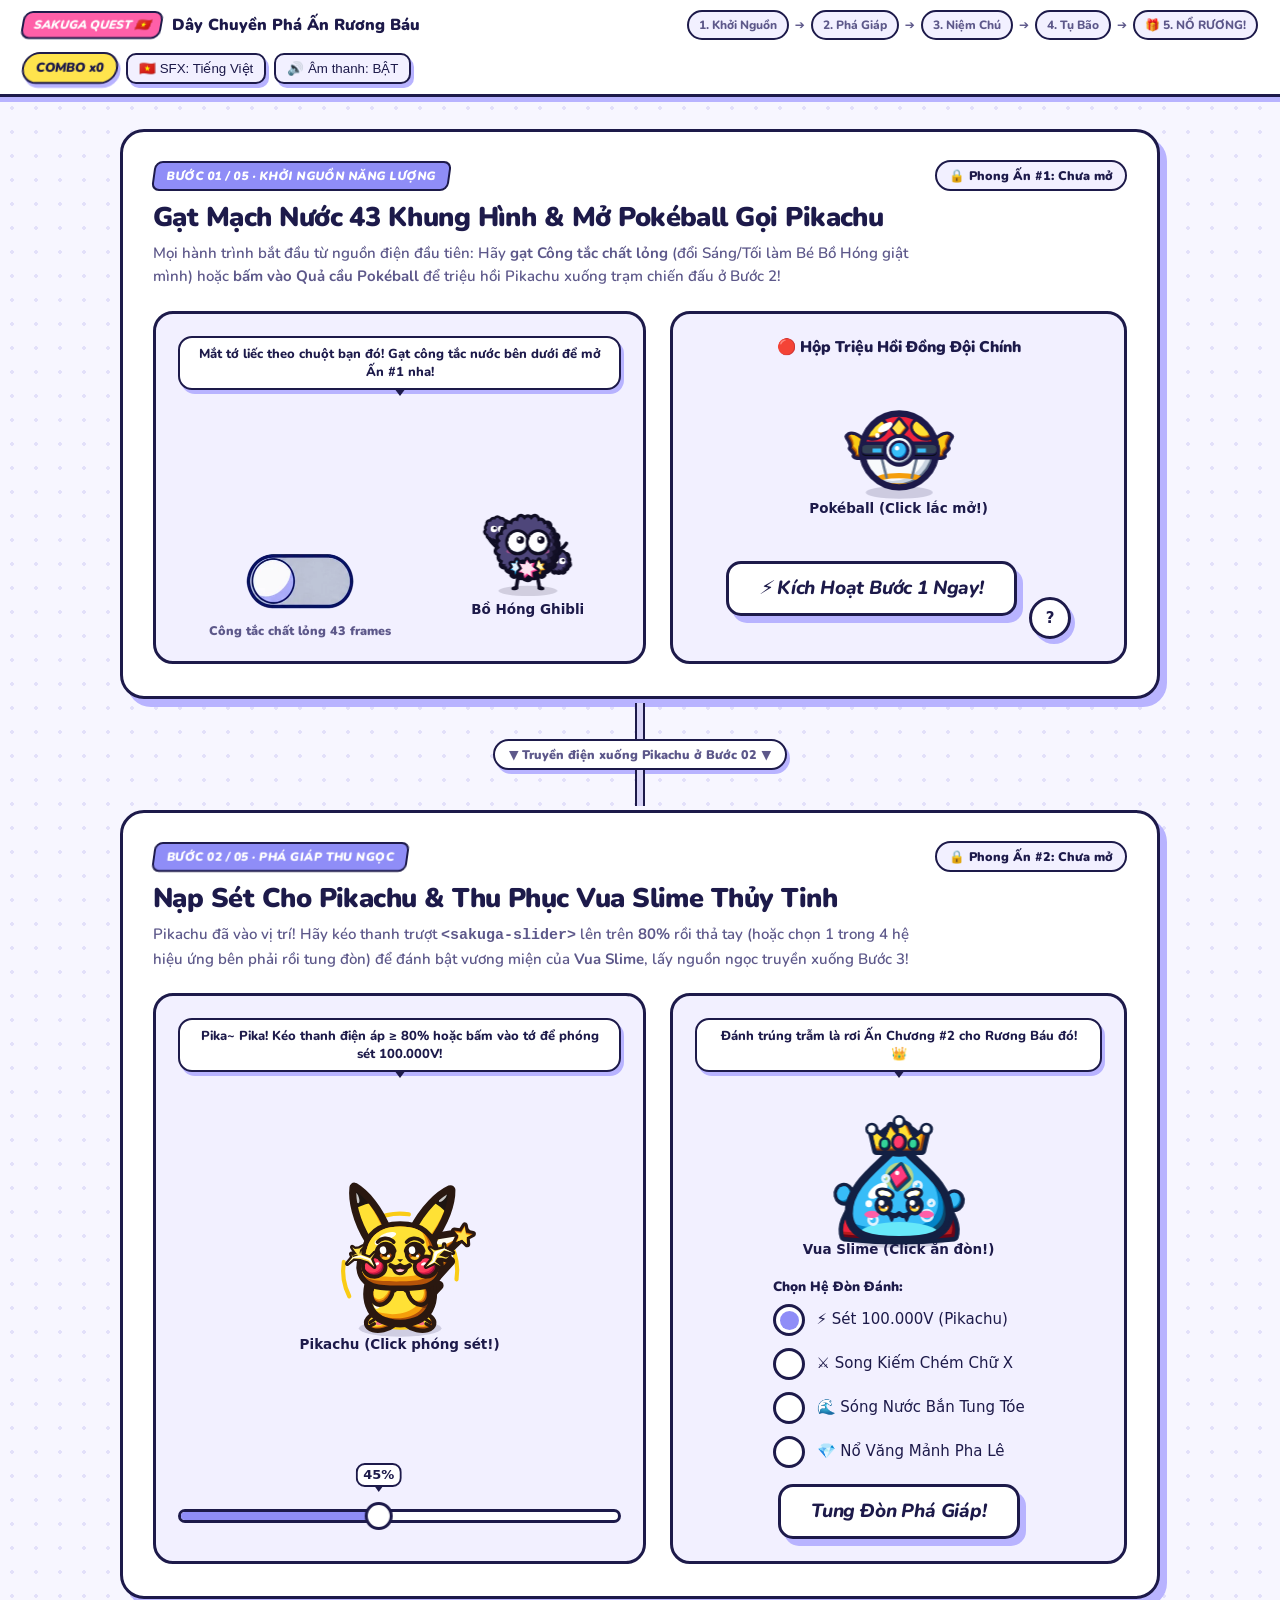
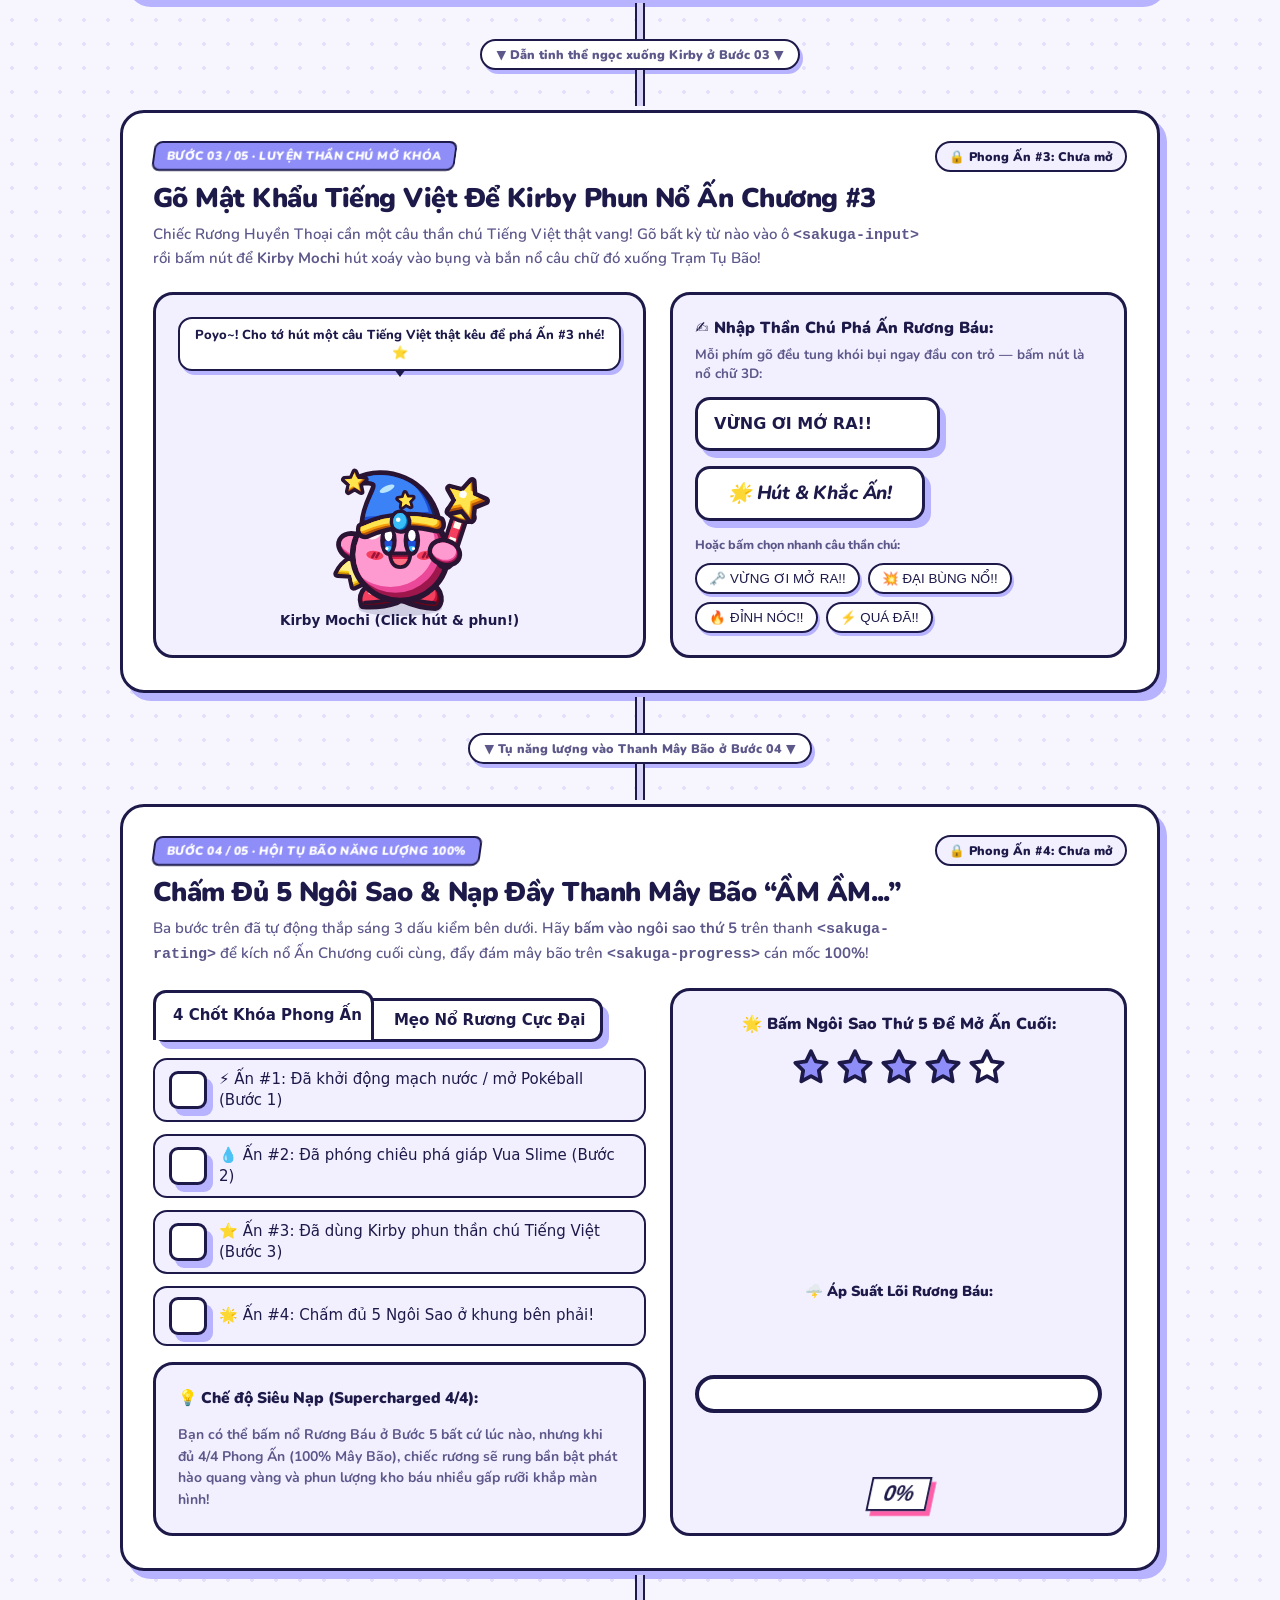
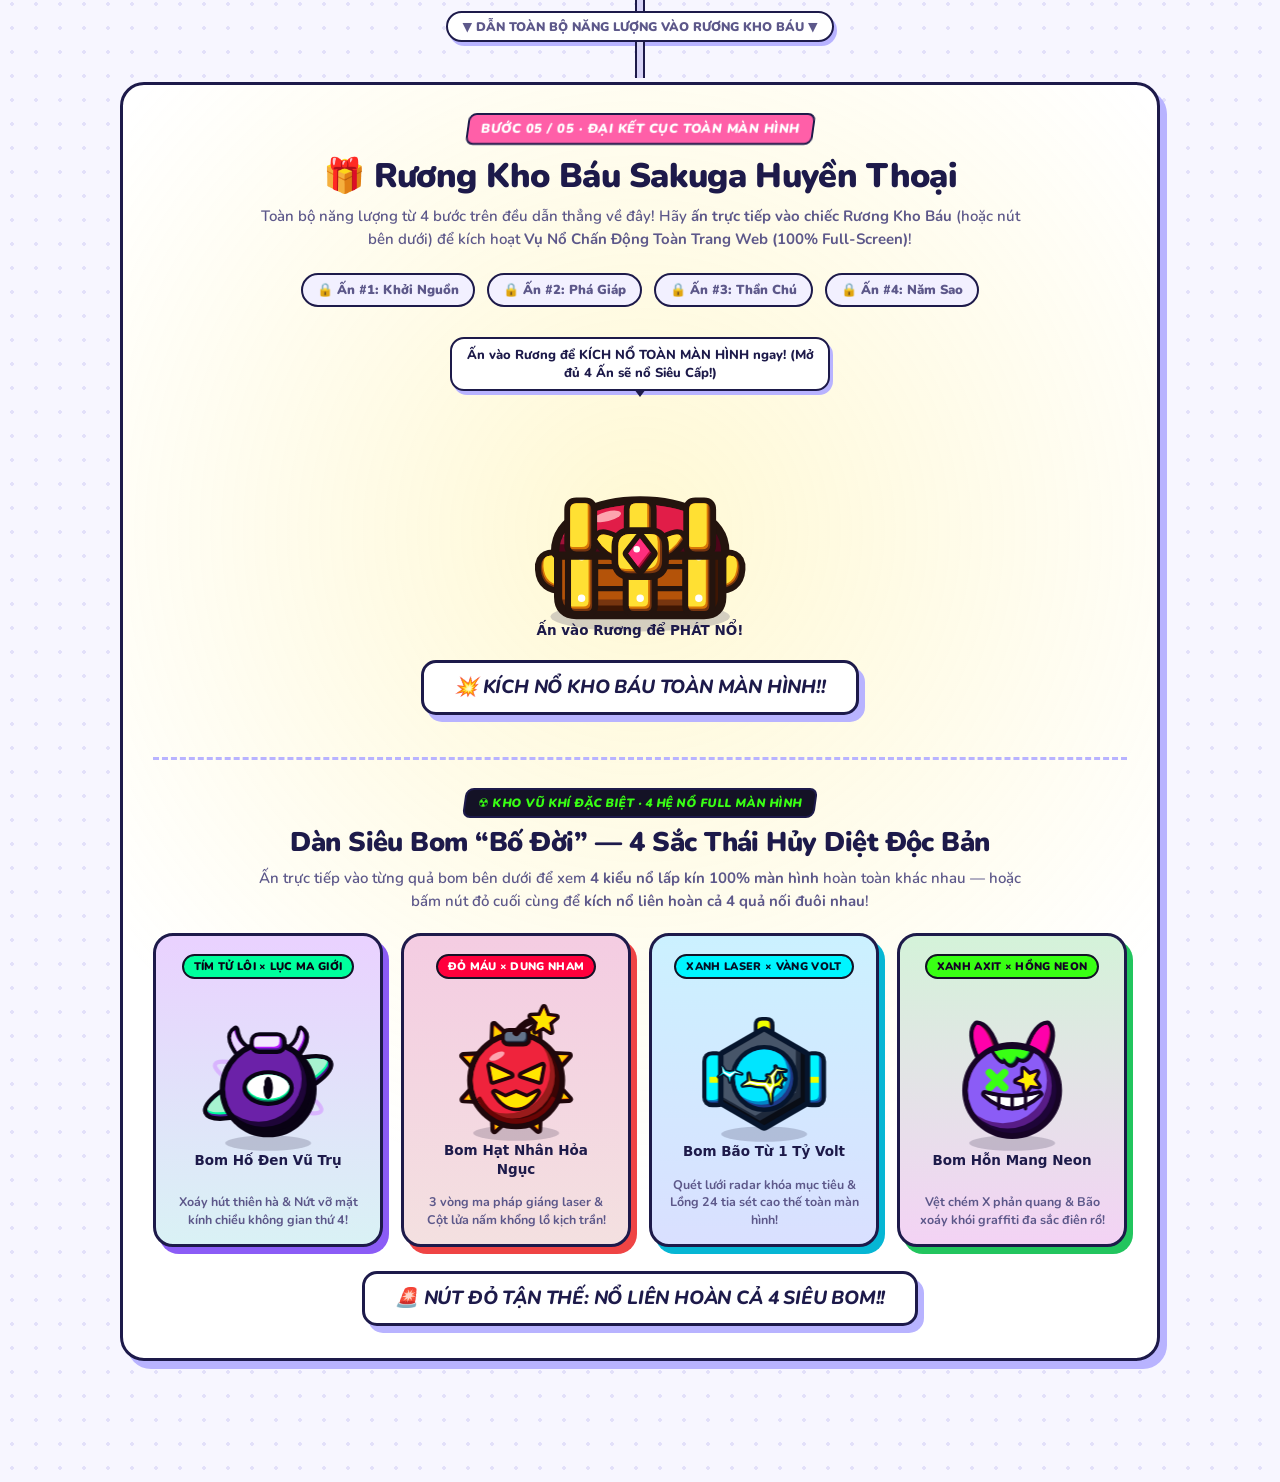
<file: index.html>
<!DOCTYPE html>
<html lang="vi" data-theme="light">
<head>
  <meta charset="UTF-8" />
  <meta name="viewport" content="width=device-width, initial-scale=1.0" />
  <title>Hành Trình 5 Bước Mở Rương Đại Bùng Nổ — Sakuga VFX 🇻🇳</title>
  <link rel="preconnect" href="https://fonts.googleapis.com" />
  <link rel="preconnect" href="https://fonts.gstatic.com" crossorigin />
  <link href="https://fonts.googleapis.com/css2?family=Bangers&family=Nunito:ital,wght@0,700;0,800;0,900;1,900&display=swap" rel="stylesheet" />
  <link rel="stylesheet" href="./css/multiverse-theme.css" />
</head>
<body>
  <!-- Sticky Top HUD with 5-Step Connected Relay Map -->
  <header class="hud-bar">
    <div class="brand">
      <span class="badge-tag">SAKUGA QUEST 🇻🇳</span>
      <span>Dây Chuyền Phá Ấn Rương Báu</span>
    </div>

    <nav class="step-map" aria-label="Tiến trình 5 bước">
      <a id="nav-s1" class="step-node" href="#step-1">1. Khởi Nguồn</a>
      <span class="step-arrow">➔</span>
      <a id="nav-s2" class="step-node" href="#step-2">2. Phá Giáp</a>
      <span class="step-arrow">➔</span>
      <a id="nav-s3" class="step-node" href="#step-3">3. Niệm Chú</a>
      <span class="step-arrow">➔</span>
      <a id="nav-s4" class="step-node" href="#step-4">4. Tụ Bão</a>
      <span class="step-arrow">➔</span>
      <a id="nav-s5" class="step-node final-node" href="#step-5">🎁 5. NỔ RƯƠNG!</a>
    </nav>

    <div class="hud-actions">
      <span id="hud-combo" class="pill-stat">COMBO x0</span>
      <button id="btn-sfx-lang" class="mini-toggle-btn" type="button">🇻🇳 SFX: Tiếng Việt</button>
      <button id="btn-sound-mute" class="mini-toggle-btn" type="button">🔊 Âm thanh: BẬT</button>
    </div>
  </header>

  <main class="container">
    <!-- =====================================================================
         BƯỚC 01: KHỞI NGUỒN MẠCH NƯỚC & TRIỆU HỒI ĐỒNG ĐỘI
         ===================================================================== -->
    <section id="step-1" class="section-card">
      <div class="step-header-row">
        <span class="sec-kicker">Bước 01 / 05 · Khởi Nguồn Năng Lượng</span>
        <span id="seal-badge-1" class="seal-status">🔒 Phong Ấn #1: Chưa mở</span>
      </div>
      <h1 class="sec-title">Gạt Mạch Nước 43 Khung Hình &amp; Mở Pokéball Gọi Pikachu</h1>
      <p class="sec-desc">
        Mọi hành trình bắt đầu từ nguồn điện đầu tiên: Hãy <strong>gạt Công tắc chất lỏng</strong> (đổi Sáng/Tối làm Bé Bồ Hóng giật mình) hoặc <strong>bấm vào Quả cầu Pokéball</strong> để triệu hồi Pikachu xuống trạm chiến đấu ở Bước 2!
      </p>

      <div class="hero-grid">
        <div class="sub-box">
          <div id="bubble-soot" class="bubble">Mắt tớ liếc theo chuột bạn đó! Gạt công tắc nước bên dưới để mở Ấn #1 nha!</div>
          <div class="liquid-switch-stage">
            <div style="text-align:center;">
              <sakuga-toggle id="liquid-theme-toggle" label="Công tắc mạch nước Sáng / Tối"></sakuga-toggle>
              <div style="font-weight:900;font-size:12.5px;color:var(--ink-sub);margin-top:-6px;">Công tắc chất lỏng 43 frames</div>
            </div>
            <sakuga-soot id="mascot-soot" size="108" label="Bồ Hóng Ghibli"></sakuga-soot>
          </div>
        </div>

        <div class="sub-box" style="align-items:center;text-align:center;">
          <div style="font-weight:900;font-size:15.5px;">🔴 Hộp Triệu Hồi Đồng Đội Chính</div>
          <sakuga-pokeball id="mascot-pokeball" size="116" label="Pokéball (Click lắc mở!)"></sakuga-pokeball>
          <div style="display:flex;align-items:center;gap:12px;flex-wrap:wrap;justify-content:center;">
            <sakuga-button id="btn-step1-activate">⚡ Kích Hoạt Bước 1 Ngay!</sakuga-button>
            <sakuga-tooltip text="Hoàn thành đủ 4 Bước sẽ nạp 100% công lực cho Rương Kho Báu ở cuối trang!">?</sakuga-tooltip>
          </div>
        </div>
      </div>
    </section>

    <!-- Đường ống dẫn năng lượng 1 -> 2 -->
    <div id="conduit-1" class="energy-conduit">
      <div class="pipe-line"></div>
      <div id="conduit-label-1" class="conduit-badge">▼ Truyền điện xuống Pikachu ở Bước 02 ▼</div>
      <div class="pipe-line"></div>
    </div>

    <!-- =====================================================================
         BƯỚC 02: TÍCH ÁP 100.000V & ĐÁNH VĂNG VƯƠNG MIỆN VUA SLIME
         ===================================================================== -->
    <section id="step-2" class="section-card">
      <div class="step-header-row">
        <span class="sec-kicker">Bước 02 / 05 · Phá Giáp Thu Ngọc</span>
        <span id="seal-badge-2" class="seal-status">🔒 Phong Ấn #2: Chưa mở</span>
      </div>
      <h2 class="sec-title">Nạp Sét Cho Pikachu &amp; Thu Phục Vua Slime Thủy Tinh</h2>
      <p class="sec-desc">
        Pikachu đã vào vị trí! Hãy kéo thanh trượt <code>&lt;sakuga-slider&gt;</code> lên trên <strong>80%</strong> rồi thả tay (hoặc chọn 1 trong 4 hệ hiệu ứng bên phải rồi tung đòn) để đánh bật vương miện của <strong>Vua Slime</strong>, lấy nguồn ngọc truyền xuống Bước 3!
      </p>

      <div class="arena-grid">
        <div class="sub-box">
          <div id="bubble-pika" class="bubble">Pika~ Pika! Kéo thanh điện áp ≥ 80% hoặc bấm vào tớ để phóng sét 100.000V!</div>
          <div class="pika-duo">
            <sakuga-pikachu id="mascot-pikachu" size="148" label="Pikachu (Click phóng sét!)"></sakuga-pikachu>
          </div>
          <div style="--sk-slider-width: 100%;">
            <sakuga-slider id="volt-slider" value="45" min="0" max="100" unit="%" label="Điện áp má Pikachu"></sakuga-slider>
          </div>
        </div>

        <div class="sub-box">
          <div id="bubble-slime" class="bubble">Đánh trúng trẫm là rơi Ấn Chương #2 cho Rương Báu đó! 👑</div>
          <div style="display:flex;align-items:center;justify-content:space-around;flex-wrap:wrap;gap:14px;">
            <sakuga-king-slime id="mascot-slime" size="142" label="Vua Slime (Click ăn đòn!)"></sakuga-king-slime>
            <div>
              <div style="font-weight:900;font-size:13.5px;margin-bottom:8px;">Chọn Hệ Đòn Đánh:</div>
              <sakuga-radio id="element-radio" value="thunder" label="Hệ Hiệu Ứng">
                <option value="thunder" selected>⚡ Sét 100.000V (Pikachu)</option>
                <option value="slash">⚔️ Song Kiếm Chém Chữ X</option>
                <option value="splash">🌊 Sóng Nước Bắn Tung Tóe</option>
                <option value="crystal">💎 Nổ Văng Mảnh Pha Lê</option>
              </sakuga-radio>
            </div>
          </div>
          <div style="display:flex;justify-content:center;">
            <sakuga-button id="btn-attack-slime">Tung Đòn Phá Giáp!</sakuga-button>
          </div>
        </div>
      </div>
    </section>

    <!-- Đường ống dẫn năng lượng 2 -> 3 -->
    <div id="conduit-2" class="energy-conduit">
      <div class="pipe-line"></div>
      <div id="conduit-label-2" class="conduit-badge">▼ Dẫn tinh thể ngọc xuống Kirby ở Bước 03 ▼</div>
      <div class="pipe-line"></div>
    </div>

    <!-- =====================================================================
         BƯỚC 03: NIỆM MẬT KHẨU TIẾNG VIỆT CÙNG KIRBY MOCHI
         ===================================================================== -->
    <section id="step-3" class="section-card">
      <div class="step-header-row">
        <span class="sec-kicker">Bước 03 / 05 · Luyện Thần Chú Mở Khóa</span>
        <span id="seal-badge-3" class="seal-status">🔒 Phong Ấn #3: Chưa mở</span>
      </div>
      <h2 class="sec-title">Gõ Mật Khẩu Tiếng Việt Để Kirby Phun Nổ Ấn Chương #3</h2>
      <p class="sec-desc">
        Chiếc Rương Huyền Thoại cần một câu thần chú Tiếng Việt thật vang! Gõ bất kỳ từ nào vào ô <code>&lt;sakuga-input&gt;</code> rồi bấm nút để <strong>Kirby Mochi</strong> hút xoáy vào bụng và bắn nổ câu chữ đó xuống Trạm Tụ Bão!
      </p>

      <div class="kirby-grid">
        <div class="sub-box" style="align-items:center;text-align:center;">
          <div id="bubble-kirby" class="bubble">Poyo~! Cho tớ hút một câu Tiếng Việt thật kêu để phá Ấn #3 nhé! ⭐</div>
          <sakuga-kirby id="mascot-kirby" size="148" label="Kirby Mochi (Click hút & phun!)"></sakuga-kirby>
        </div>

        <div class="sub-box">
          <div>
            <div style="font-weight:900;font-size:16px;margin-bottom:6px;">✍️ Nhập Thần Chú Phá Ấn Rương Báu:</div>
            <div style="font-size:13.5px;color:var(--ink-sub);font-weight:700;margin-bottom:14px;">
              Mỗi phím gõ đều tung khói bụi ngay đầu con trỏ — bấm nút là nổ chữ 3D:
            </div>
            <div style="display:flex;flex-wrap:wrap;align-items:center;gap:14px;--sk-input-width:245px;">
              <sakuga-input id="kirby-word-input" value="VỪNG ƠI MỞ RA!!" placeholder="Nhập thần chú..." label="Thần chú Tiếng Việt"></sakuga-input>
              <sakuga-button id="btn-kirby-fire">🌟 Hút &amp; Khắc Ấn!</sakuga-button>
            </div>
          </div>

          <div>
            <div style="font-weight:800;font-size:12.5px;color:var(--ink-sub);">Hoặc bấm chọn nhanh câu thần chú:</div>
            <div class="preset-chips">
              <button class="preset-chip" type="button" data-word="VỪNG ƠI MỞ RA!!">🗝️ VỪNG ƠI MỞ RA!!</button>
              <button class="preset-chip" type="button" data-word="ĐẠI BÙNG NỔ!!">💥 ĐẠI BÙNG NỔ!!</button>
              <button class="preset-chip" type="button" data-word="ĐỈNH NÓC!!">🔥 ĐỈNH NÓC!!</button>
              <button class="preset-chip" type="button" data-word="QUÁ ĐÃ!!">⚡ QUÁ ĐÃ!!</button>
            </div>
          </div>
        </div>
      </div>
    </section>

    <!-- Đường ống dẫn năng lượng 3 -> 4 -->
    <div id="conduit-3" class="energy-conduit">
      <div class="pipe-line"></div>
      <div id="conduit-label-3" class="conduit-badge">▼ Tụ năng lượng vào Thanh Mây Bão ở Bước 04 ▼</div>
      <div class="pipe-line"></div>
    </div>

    <!-- =====================================================================
         BƯỚC 04: HỘI TỤ MÂY BÃO 100% & CHẤM ĐỦ 5 NGÔI SAO
         ===================================================================== -->
    <section id="step-4" class="section-card">
      <div class="step-header-row">
        <span class="sec-kicker">Bước 04 / 05 · Hội Tụ Bão Năng Lượng 100%</span>
        <span id="seal-badge-4" class="seal-status">🔒 Phong Ấn #4: Chưa mở</span>
      </div>
      <h2 class="sec-title">Chấm Đủ 5 Ngôi Sao &amp; Nạp Đầy Thanh Mây Bão “ẦM ẦM...”</h2>
      <p class="sec-desc">
        Ba bước trên đã tự động thắp sáng 3 dấu kiểm bên dưới. Hãy <strong>bấm vào ngôi sao thứ 5</strong> trên thanh <code>&lt;sakuga-rating&gt;</code> để kích nổ Ấn Chương cuối cùng, đẩy đám mây bão trên <code>&lt;sakuga-progress&gt;</code> cán mốc <strong>100%</strong>!
      </p>

      <div class="quest-grid">
        <div>
          <sakuga-tabs id="showcase-tabs" label="Bảng kiểm tra phong ấn">
            <option value="seals">4 Chốt Khóa Phong Ấn</option>
            <option value="tips">Mẹo Nổ Rương Cực Đại</option>
          </sakuga-tabs>

          <div id="panel-seals" class="check-stack">
            <div class="check-row">
              <sakuga-checkbox id="q-step1">⚡ Ấn #1: Đã khởi động mạch nước / mở Pokéball (Bước 1)</sakuga-checkbox>
            </div>
            <div class="check-row">
              <sakuga-checkbox id="q-step2">💧 Ấn #2: Đã phóng chiêu phá giáp Vua Slime (Bước 2)</sakuga-checkbox>
            </div>
            <div class="check-row">
              <sakuga-checkbox id="q-step3">⭐ Ấn #3: Đã dùng Kirby phun thần chú Tiếng Việt (Bước 3)</sakuga-checkbox>
            </div>
            <div class="check-row">
              <sakuga-checkbox id="q-step4">🌟 Ấn #4: Chấm đủ 5 Ngôi Sao ở khung bên phải!</sakuga-checkbox>
            </div>
          </div>

          <div id="panel-tips" class="sub-box" hidden style="margin-top:16px;">
            <div style="font-weight:900;font-size:15.5px;">💡 Chế độ Siêu Nạp (Supercharged 4/4):</div>
            <div style="font-size:14px;color:var(--ink-sub);font-weight:700;line-height:1.55;">
              Bạn có thể bấm nổ Rương Báu ở Bước 5 <strong>bất cứ lúc nào</strong>, nhưng khi đủ <strong>4/4 Phong Ấn (100% Mây Bão)</strong>, chiếc rương sẽ rung bần bật phát hào quang vàng và phun lượng kho báu nhiều gấp rưỡi khắp màn hình!
            </div>
          </div>
        </div>

        <div class="sub-box" style="align-items:center;text-align:center;">
          <div>
            <div style="font-weight:900;font-size:16px;margin-bottom:4px;">🌟 Bấm Ngôi Sao Thứ 5 Để Mở Ấn Cuối:</div>
            <div style="display:flex;justify-content:center;padding:6px 0;">
              <sakuga-rating id="sakuga-five-star" value="4" label="Chấm 5 sao mở khóa"></sakuga-rating>
            </div>
          </div>

          <div style="width:100%;--sk-progress-width:100%;">
            <div style="font-weight:900;font-size:14.5px;margin-bottom:4px;">🌩️ Áp Suất Lõi Rương Báu:</div>
            <sakuga-progress id="storm-progress" value="0" label="Áp suất mở rương"></sakuga-progress>
          </div>
        </div>
      </div>
    </section>

    <!-- Đường ống dẫn năng lượng 4 -> 5 (Tới Rương Báu!) -->
    <div id="conduit-4" class="energy-conduit">
      <div class="pipe-line"></div>
      <div id="conduit-label-4" class="conduit-badge">▼ DẪN TOÀN BỘ NĂNG LƯỢNG VÀO RƯƠNG KHO BÁU ▼</div>
      <div class="pipe-line"></div>
    </div>

    <!-- =====================================================================
         BƯỚC 05 (ĐẠI KẾT CỤC): RƯƠNG KHO BÁU PHÁT NỔ TRÀN TOÀN MÀN HÌNH!
         ===================================================================== -->
    <section id="step-5" class="section-card chest-altar-card">
      <div class="step-header-row" style="justify-content:center;">
        <span class="sec-kicker" style="background:var(--accent-pink);font-size:13px;">Bước 05 / 05 · Đại Kết Cục Toàn Màn Hình</span>
      </div>

      <h2 class="sec-title" style="font-size:clamp(25px, 3.4vw, 34px);">🎁 Rương Kho Báu Sakuga Huyền Thoại</h2>
      <p class="sec-desc" style="margin-left:auto;margin-right:auto;">
        Toàn bộ năng lượng từ 4 bước trên đều dẫn thẳng về đây! Hãy <strong>ấn trực tiếp vào chiếc Rương Kho Báu</strong> (hoặc nút bên dưới) để kích hoạt <strong>Vụ Nổ Chấn Động Toàn Trang Web (100% Full-Screen)</strong>!
      </p>

      <div class="seal-orbs-row">
        <span id="orb-1" class="seal-pill">🔒 Ấn #1: Khởi Nguồn</span>
        <span id="orb-2" class="seal-pill">🔒 Ấn #2: Phá Giáp</span>
        <span id="orb-3" class="seal-pill">🔒 Ấn #3: Thần Chú</span>
        <span id="orb-4" class="seal-pill">🔒 Ấn #4: Năm Sao</span>
      </div>

      <div class="chest-stage-wrap">
        <div id="bubble-chest" class="bubble" style="max-width:380px;margin-bottom:10px;">
          Ấn vào Rương để KÍCH NỔ TOÀN MÀN HÌNH ngay! (Mở đủ 4 Ấn sẽ nổ Siêu Cấp!)
        </div>

        <sakuga-treasure-chest id="grand-treasure-chest" size="210" label="Ấn vào Rương để PHÁT NỔ!"></sakuga-treasure-chest>

        <div style="margin-top:16px;display:flex;gap:14px;flex-wrap:wrap;justify-content:center;">
          <sakuga-button id="btn-detonate-chest">💥 KÍCH NỔ KHO BÁU TOÀN MÀN HÌNH!!</sakuga-button>
        </div>
      </div>

      <!-- ===================================================================
           KHO BOM HỦY DIỆT BỐ ĐỜI (4 QUẢ BOM · 4 HỆ MÀU ĐỘC BẢN FULL MÀN HÌNH!)
           =================================================================== -->
      <hr style="border:none;border-top:3px dashed var(--sk-soft);margin:34px 0 28px;" />

      <div>
        <span class="sec-kicker" style="background:#141226;color:#39FF14;">☢️ Kho Vũ Khí Đặc Biệt · 4 Hệ Nổ Full Màn Hình</span>
        <h3 class="sec-title" style="margin-top:6px;">Dàn Siêu Bom “Bố Đời” — 4 Sắc Thái Hủy Diệt Độc Bản</h3>
        <p class="sec-desc" style="margin-left:auto;margin-right:auto;margin-bottom:14px;">
          Ấn trực tiếp vào từng quả bom bên dưới để xem <strong>4 kiểu nổ lấp kín 100% màn hình</strong> hoàn toàn khác nhau — hoặc bấm nút đỏ cuối cùng để <strong>kích nổ liên hoàn cả 4 quả nối đuôi nhau</strong>!
        </p>

        <div class="bomb-arsenal-grid">
          <!-- Bomb 1: Void Singularity -->
          <div class="bomb-pod pod-void">
            <span class="bomb-color-tag" style="background:#00FF9D;color:#090314;">TÍM TỬ LÔI × LỤC MA GIỚI</span>
            <sakuga-mega-bomb id="bomb-void" type="void" size="142" label="Bom Hố Đen Vũ Trụ"></sakuga-mega-bomb>
            <div class="bomb-desc">Xoáy hút thiên hà &amp; Nứt vỡ mặt kính chiều không gian thứ 4!</div>
          </div>

          <!-- Bomb 2: Crimson Hellfire Nuke -->
          <div class="bomb-pod pod-crimson">
            <span class="bomb-color-tag" style="background:#FF003C;color:#FFFFFF;">ĐỎ MÁU × DUNG NHAM</span>
            <sakuga-mega-bomb id="bomb-crimson" type="crimson" size="142" label="Bom Hạt Nhân Hỏa Ngục"></sakuga-mega-bomb>
            <div class="bomb-desc">3 vòng ma pháp giáng laser &amp; Cột lửa nấm khổng lồ kịch trần!</div>
          </div>

          <!-- Bomb 3: Cyber EMP 1-Billion Volt -->
          <div class="bomb-pod pod-cyber">
            <span class="bomb-color-tag" style="background:#00F5FF;color:#041026;">XANH LASER × VÀNG VOLT</span>
            <sakuga-mega-bomb id="bomb-cyber" type="cyber" size="142" label="Bom Bão Từ 1 Tỷ Volt"></sakuga-mega-bomb>
            <div class="bomb-desc">Quét lưới radar khóa mục tiêu &amp; Lồng 24 tia sét cao thế toàn màn hình!</div>
          </div>

          <!-- Bomb 4: Toxic Neon Chaos -->
          <div class="bomb-pod pod-chaos">
            <span class="bomb-color-tag" style="background:#39FF14;color:#140326;">XANH AXIT × HỒNG NEON</span>
            <sakuga-mega-bomb id="bomb-chaos" type="chaos" size="142" label="Bom Hỗn Mang Neon"></sakuga-mega-bomb>
            <div class="bomb-desc">Vệt chém X phản quang &amp; Bão xoáy khói graffiti đa sắc điên rồ!</div>
          </div>
        </div>

        <div style="margin-top:24px;display:flex;justify-content:center;">
          <sakuga-button id="btn-armageddon-all">🚨 NÚT ĐỎ TẬN THẾ: NỔ LIÊN HOÀN CẢ 4 SIÊU BOM!!</sakuga-button>
        </div>
      </div>
    </section>
  </main>

  <!-- Smear-Frame Sakuga Toast Notification -->
  <sakuga-toast id="sakuga-toast-el"></sakuga-toast>

  <script src="./js/sound-synth.js"></script>
  <script src="./js/sakuga-core-ui.js"></script>
  <script src="./js/cute-creatures.js"></script>
  <script src="./js/apocalypse-bombs.js"></script>
  <script src="./js/multiverse-director.js"></script>
</body>
</html>
</file>
<file: css/multiverse-theme.css>
/* ==========================================================================
   SAKUGA 5-STEP CONNECTED RELAY & FULL-SCREEN TREASURE CHEST FINALE
   ========================================================================== */
:root,
html[data-theme="light"] {
  --bg-page: #f7f6ff;
  --bg-dot: rgba(90, 79, 216, 0.13);
  --bg-card: #ffffff;
  --bg-sub: #f2f0ff;
  --ink-main: #1d1a4a;
  --ink-sub: #5d588a;
  --shadow-comic: 7px 8px 0 #b8b3ff;
  --accent-pink: #ff5fa8;
  --accent-pri: #8f8df7;
  --accent-gold: #ffe44d;
  --accent-mint: #10b981;
  --pipe-idle: #d8d4f7;
  --pipe-lit: #ff5fa8;

  --sk-card: #ffffff;
  --sk-ink: #1d1a4a;
  --sk-dim: #8580b0;
  --sk-soft: #b8b3ff;
  --sk-pri: #8f8df7;
  --sk-pri-ink: #1d1a4a;
  --sk-acc: #ff5fa8;
  --sk-track: #c9cbe0;
  --sk-r: 15px;
  --sk-bw: 3.2px;
  --sk-sh: 6px 7px 0 var(--sk-soft);
  --sk-btn-sh: var(--sk-sh);
  --sk-btn-line: var(--sk-ink);
  --sk-alt-sh: var(--sk-sh);
  --sk-alt-line: var(--sk-ink);
  --sk-tick: var(--sk-acc);
  --sk-fill: var(--sk-acc);
  --sk-on-pri: #ffffff;
}

html[data-theme="dark"] {
  --bg-page: #121129;
  --bg-dot: rgba(143, 141, 247, 0.16);
  --bg-card: #1c1a3d;
  --bg-sub: #25234f;
  --ink-main: #f6f5ff;
  --ink-sub: #b0acd8;
  --shadow-comic: 7px 8px 0 #090817;
  --pipe-idle: #2f2c63;
  --pipe-lit: #ffe44d;

  --sk-card: #262452;
  --sk-ink: #f6f5ff;
  --sk-dim: #9e9ac9;
  --sk-soft: #090817;
  --sk-pri: #8f8df7;
  --sk-pri-ink: #ffffff;
  --sk-acc: #ff5fa8;
  --sk-track: #161533;
  --sk-sh: 6px 7px 0 #090817;
  --sk-btn-sh: 6px 7px 0 #090817;
  --sk-btn-line: #f6f5ff;
  --sk-alt-sh: 5px 6px 0 #090817;
  --sk-alt-line: #8f8df7;
  --sk-tick: #ff5fa8;
  --sk-fill: #ff5fa8;
  --sk-on-pri: #ffffff;
}

*, *::before, *::after {
  box-sizing: border-box;
}

html {
  scroll-behavior: smooth;
}

body {
  margin: 0;
  min-height: 100vh;
  background-color: var(--bg-page);
  background-image: radial-gradient(var(--bg-dot) 1.6px, transparent 1.6px);
  background-size: 24px 24px;
  color: var(--ink-main);
  font-family: "Nunito", "Inter", -apple-system, BlinkMacSystemFont, "Segoe UI", system-ui, sans-serif;
  overflow-x: hidden;
  transition: background-color 0.25s ease, color 0.25s ease;
}

/* Sakuga Impact Frame & Full-Page Screen-Quake Choreography! */
body.impact-frame {
  filter: invert(1) contrast(1.85);
}

@keyframes sakugaQuake {
  0%   { transform: translate(0, 0) rotate(0deg); }
  12%  { transform: translate(-11px, -8px) rotate(-0.7deg); }
  25%  { transform: translate(12px, 9px) rotate(0.8deg); }
  38%  { transform: translate(-10px, 7px) rotate(-0.6deg); }
  52%  { transform: translate(9px, -7px) rotate(0.5deg); }
  68%  { transform: translate(-6px, 5px) rotate(-0.3deg); }
  84%  { transform: translate(4px, -3px) rotate(0.2deg); }
  100% { transform: translate(0, 0) rotate(0deg); }
}

@keyframes sakugaChargeTremble {
  0%, 100% { transform: translate(0, 0); }
  25% { transform: translate(-3px, 2px); }
  50% { transform: translate(3px, -2px); }
  75% { transform: translate(-2px, -3px); }
}

body.screen-charge .container {
  animation: sakugaChargeTremble 0.08s infinite;
}

body.screen-quake .container {
  animation: sakugaQuake 0.62s cubic-bezier(0.2, 0.8, 0.3, 1);
}

/* ───────── Sticky Top HUD + 5-Step Journey Map ───────── */
.hud-bar {
  position: sticky;
  top: 0;
  z-index: 90;
  display: flex;
  flex-wrap: wrap;
  align-items: center;
  justify-content: space-between;
  gap: 12px;
  padding: 10px 22px;
  background: var(--bg-card);
  border-bottom: 3.2px solid var(--sk-ink);
  box-shadow: 0 5px 0 var(--sk-soft);
}

.brand {
  display: flex;
  align-items: center;
  gap: 10px;
  font-weight: 900;
  font-size: 16px;
}

.badge-tag {
  display: inline-block;
  padding: 4px 10px;
  border-radius: 9px;
  background: var(--accent-pink);
  color: #ffffff;
  font-style: italic;
  font-weight: 900;
  font-size: 12px;
  border: 2.5px solid var(--sk-ink);
  transform: skewX(-10deg);
}

/* 5-Step Relay Tracker in HUD */
.step-map {
  display: flex;
  align-items: center;
  gap: 6px;
  flex-wrap: wrap;
}

.step-node {
  text-decoration: none;
  display: inline-flex;
  align-items: center;
  gap: 5px;
  padding: 5px 10px;
  border-radius: 999px;
  border: 2.3px solid var(--sk-ink);
  background: var(--bg-sub);
  color: var(--ink-sub);
  font-weight: 800;
  font-size: 12px;
  transition: transform 0.15s ease, background-color 0.2s ease, color 0.2s ease;
}
.step-node:hover {
  transform: translateY(-2px);
}
.step-node.done {
  background: var(--accent-gold);
  color: #1d1a4a;
  border-color: #1d1a4a;
}
.step-node.final-node.ready {
  background: var(--accent-pink);
  color: #ffffff;
  animation: pulseChestReady 1.1s infinite alternate;
}

@keyframes pulseChestReady {
  from { transform: scale(1); }
  to   { transform: scale(1.08) rotate(-1.5deg); }
}

.step-arrow {
  font-weight: 900;
  font-size: 12px;
  color: var(--ink-sub);
}

.hud-actions {
  display: flex;
  align-items: center;
  gap: 8px;
  flex-wrap: wrap;
}

.pill-stat {
  display: inline-flex;
  align-items: center;
  gap: 6px;
  padding: 5px 12px;
  border-radius: 999px;
  background: var(--accent-gold);
  color: #1d1a4a;
  border: 2.5px solid #1d1a4a;
  font-weight: 900;
  font-size: 13px;
  box-shadow: 3px 4px 0 var(--sk-soft);
  transform: skewX(-8deg);
}
.pill-stat.hot {
  background: var(--accent-pink);
  color: #ffffff;
  transform: skewX(-12deg) scale(1.12);
}

.mini-toggle-btn {
  appearance: none;
  cursor: pointer;
  padding: 6px 11px;
  border-radius: 10px;
  border: 2.5px solid var(--sk-ink);
  background: var(--bg-sub);
  color: var(--ink-main);
  font: 800 12.5px inherit;
  box-shadow: 3px 4px 0 var(--sk-soft);
  transition: transform 0.12s ease;
}
.mini-toggle-btn:active {
  transform: translateY(1px);
}

/* ───────── Main Pipeline Container & Energy Conduits ───────── */
.container {
  max-width: 1080px;
  margin: 0 auto;
  padding: 32px 20px 110px;
  display: flex;
  flex-direction: column;
  align-items: stretch;
}

.section-card {
  position: relative;
  background: var(--bg-card);
  border: 3.4px solid var(--sk-ink);
  border-radius: 24px;
  padding: 28px 30px 32px;
  box-shadow: var(--shadow-comic);
  transition: border-color 0.25s ease, box-shadow 0.25s ease;
}

.section-card.step-cleared {
  border-color: var(--accent-pink);
}

.step-header-row {
  display: flex;
  flex-wrap: wrap;
  align-items: center;
  justify-content: space-between;
  gap: 10px;
  margin-bottom: 8px;
}

.sec-kicker {
  display: inline-block;
  padding: 5px 12px;
  border-radius: 8px;
  background: var(--accent-pri);
  color: #ffffff;
  border: 2.3px solid var(--sk-ink);
  font-weight: 900;
  font-size: 12px;
  text-transform: uppercase;
  letter-spacing: 0.04em;
  transform: skewX(-8deg);
}

.seal-status {
  display: inline-flex;
  align-items: center;
  gap: 6px;
  padding: 5px 12px;
  border-radius: 999px;
  border: 2.3px solid var(--sk-ink);
  background: var(--bg-sub);
  font-weight: 900;
  font-size: 12.5px;
}
.seal-status.unlocked {
  background: #bbf7d0;
  color: #14532d;
  border-color: #14532d;
}

.sec-title {
  margin: 0 0 6px;
  font-size: clamp(21px, 2.8vw, 27px);
  font-weight: 900;
  letter-spacing: -0.02em;
}

.sec-desc {
  margin: 0 0 22px;
  color: var(--ink-sub);
  font-size: 15px;
  font-weight: 600;
  line-height: 1.55;
  max-width: 780px;
}

/* Vertical Energy Pipe Connecting Step N -> Step N+1! */
.energy-conduit {
  display: flex;
  flex-direction: column;
  align-items: center;
  justify-content: center;
  padding: 4px 0;
  position: relative;
}

.pipe-line {
  width: 10px;
  height: 36px;
  background: var(--pipe-idle);
  border-left: 2.8px solid var(--sk-ink);
  border-right: 2.8px solid var(--sk-ink);
  transition: background-color 0.35s ease;
}

.conduit-badge {
  padding: 5px 14px;
  border-radius: 999px;
  border: 2.6px solid var(--sk-ink);
  background: var(--bg-card);
  color: var(--ink-sub);
  font-weight: 900;
  font-size: 12.5px;
  box-shadow: 3px 4px 0 var(--sk-soft);
  transition: background-color 0.3s ease, color 0.3s ease, transform 0.25s cubic-bezier(0.3, 1.8, 0.4, 1);
}

.energy-conduit.lit .pipe-line {
  background: var(--pipe-lit);
}
.energy-conduit.lit .conduit-badge {
  background: var(--accent-gold);
  color: #1d1a4a;
  border-color: #1d1a4a;
  transform: scale(1.06);
}

/* ───────── Grids & Sub-Boxes ───────── */
.hero-grid,
.arena-grid,
.kirby-grid,
.quest-grid {
  display: grid;
  grid-template-columns: 1.08fr 1fr;
  gap: 24px;
  align-items: stretch;
}
@media (max-width: 860px) {
  .hero-grid, .arena-grid, .kirby-grid, .quest-grid {
    grid-template-columns: 1fr;
  }
}

.sub-box {
  background: var(--bg-sub);
  border: 3px solid var(--sk-ink);
  border-radius: 20px;
  padding: 22px;
  display: flex;
  flex-direction: column;
  justify-content: space-between;
  gap: 16px;
}

.liquid-switch-stage {
  display: flex;
  align-items: center;
  justify-content: space-around;
  flex-wrap: wrap;
  gap: 12px;
  min-height: 170px;
}

.pika-duo {
  display: flex;
  align-items: flex-end;
  justify-content: space-around;
  flex-wrap: wrap;
  gap: 12px;
}

.bubble {
  position: relative;
  background: #ffffff;
  color: #1d1a4a;
  border: 2.6px solid #1d1a4a;
  border-radius: 14px;
  padding: 7px 14px;
  font-weight: 800;
  font-size: 13px;
  text-align: center;
  box-shadow: 3px 4px 0 var(--sk-soft);
  transition: transform 0.16s cubic-bezier(0.3, 1.8, 0.4, 1);
}
.bubble.pop {
  transform: scale(1.09) rotate(-1.5deg);
}
.bubble::after {
  content: "";
  position: absolute;
  bottom: -8px;
  left: 50%;
  margin-left: -6px;
  border-left: 6px solid transparent;
  border-right: 6px solid transparent;
  border-top: 8px solid #1d1a4a;
}

.preset-chips {
  display: flex;
  flex-wrap: wrap;
  gap: 8px;
  margin-top: 10px;
}

.preset-chip {
  appearance: none;
  cursor: pointer;
  padding: 6px 12px;
  border-radius: 999px;
  border: 2.4px solid var(--sk-ink);
  background: var(--bg-card);
  color: var(--ink-main);
  font: 800 12.5px inherit;
  box-shadow: 2px 3px 0 var(--sk-soft);
  transition: transform 0.12s ease, background-color 0.12s ease;
}
.preset-chip:hover {
  background: var(--accent-gold);
  color: #1d1a4a;
  transform: translateY(-2px);
}

.check-stack {
  display: flex;
  flex-direction: column;
  gap: 12px;
  margin-top: 16px;
}

.check-row {
  padding: 9px 14px;
  border-radius: 14px;
  background: var(--bg-sub);
  border: 2.4px solid var(--sk-ink);
  font-weight: 800;
  font-size: 14px;
}

/* ───────── STEP 05: GRAND TREASURE CHEST ALTAR ───────── */
.chest-altar-card {
  background: radial-gradient(circle at 50% 35%, rgba(255, 228, 77, 0.24), transparent 68%), var(--bg-card);
  text-align: center;
}

.seal-orbs-row {
  display: flex;
  justify-content: center;
  flex-wrap: wrap;
  gap: 12px;
  margin-bottom: 18px;
}

.seal-pill {
  padding: 6px 14px;
  border-radius: 999px;
  border: 2.5px solid var(--sk-ink);
  background: var(--bg-sub);
  color: var(--ink-sub);
  font-weight: 900;
  font-size: 13px;
  transition: transform 0.22s cubic-bezier(0.3, 1.8, 0.4, 1), background-color 0.25s ease;
}
.seal-pill.lit {
  background: var(--accent-gold);
  color: #1d1a4a;
  border-color: #1d1a4a;
  transform: scale(1.07);
}

.chest-stage-wrap {
  display: flex;
  flex-direction: column;
  align-items: center;
  justify-content: center;
  padding: 12px 0 8px;
}

/* ───────── BONUS ARSENAL: 4 GOD-TIER APOCALYPSE BOMBS ───────── */
.bomb-arsenal-grid {
  display: grid;
  grid-template-columns: repeat(4, 1fr);
  gap: 18px;
  margin-top: 20px;
}
@media (max-width: 960px) {
  .bomb-arsenal-grid { grid-template-columns: repeat(2, 1fr); }
}
@media (max-width: 520px) {
  .bomb-arsenal-grid { grid-template-columns: 1fr; }
}

.bomb-pod {
  position: relative;
  border-radius: 20px;
  padding: 18px 14px 16px;
  border: 3.2px solid var(--sk-ink);
  display: flex;
  flex-direction: column;
  align-items: center;
  justify-content: space-between;
  gap: 10px;
  text-align: center;
  transition: transform 0.16s cubic-bezier(0.3, 1.8, 0.4, 1);
}
.bomb-pod:hover {
  transform: translateY(-5px);
}

.bomb-pod.pod-void {
  background: linear-gradient(180deg, rgba(181, 23, 255, 0.14), rgba(0, 255, 157, 0.10)), var(--bg-sub);
  box-shadow: 6px 7px 0 #8b5cf6;
}
.bomb-pod.pod-crimson {
  background: linear-gradient(180deg, rgba(255, 0, 60, 0.15), rgba(255, 109, 0, 0.12)), var(--bg-sub);
  box-shadow: 6px 7px 0 #ef4444;
}
.bomb-pod.pod-cyber {
  background: linear-gradient(180deg, rgba(0, 245, 255, 0.16), rgba(0, 81, 255, 0.10)), var(--bg-sub);
  box-shadow: 6px 7px 0 #06b6d4;
}
.bomb-pod.pod-chaos {
  background: linear-gradient(180deg, rgba(57, 255, 20, 0.16), rgba(255, 0, 170, 0.12)), var(--bg-sub);
  box-shadow: 6px 7px 0 #22c55e;
}

.bomb-color-tag {
  display: inline-block;
  padding: 3px 10px;
  border-radius: 999px;
  border: 2px solid #141226;
  font-weight: 900;
  font-size: 11px;
  letter-spacing: 0.03em;
}

.bomb-desc {
  font-size: 12.5px;
  font-weight: 700;
  color: var(--ink-sub);
  line-height: 1.4;
}

#sakuga-toast-el {
  position: fixed;
  bottom: 24px;
  left: 24px;
  z-index: 200;
}
</file>
